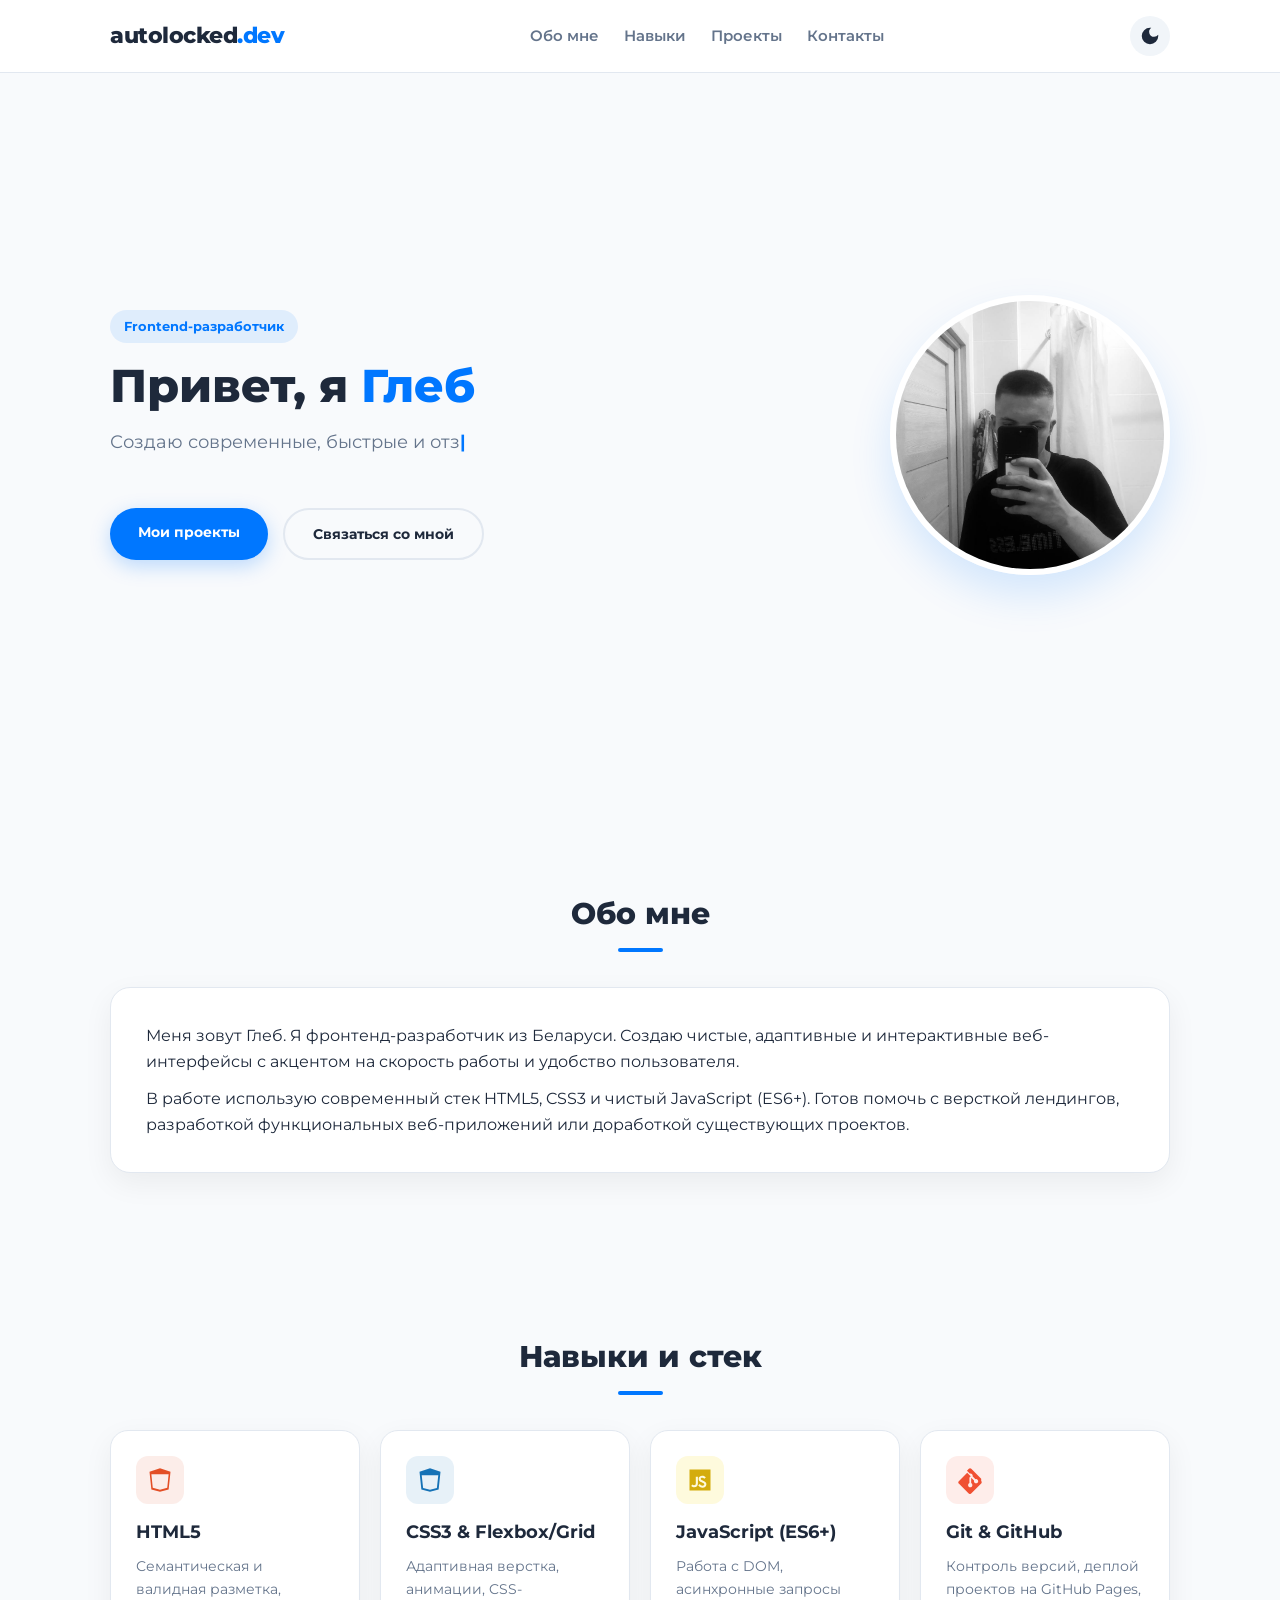
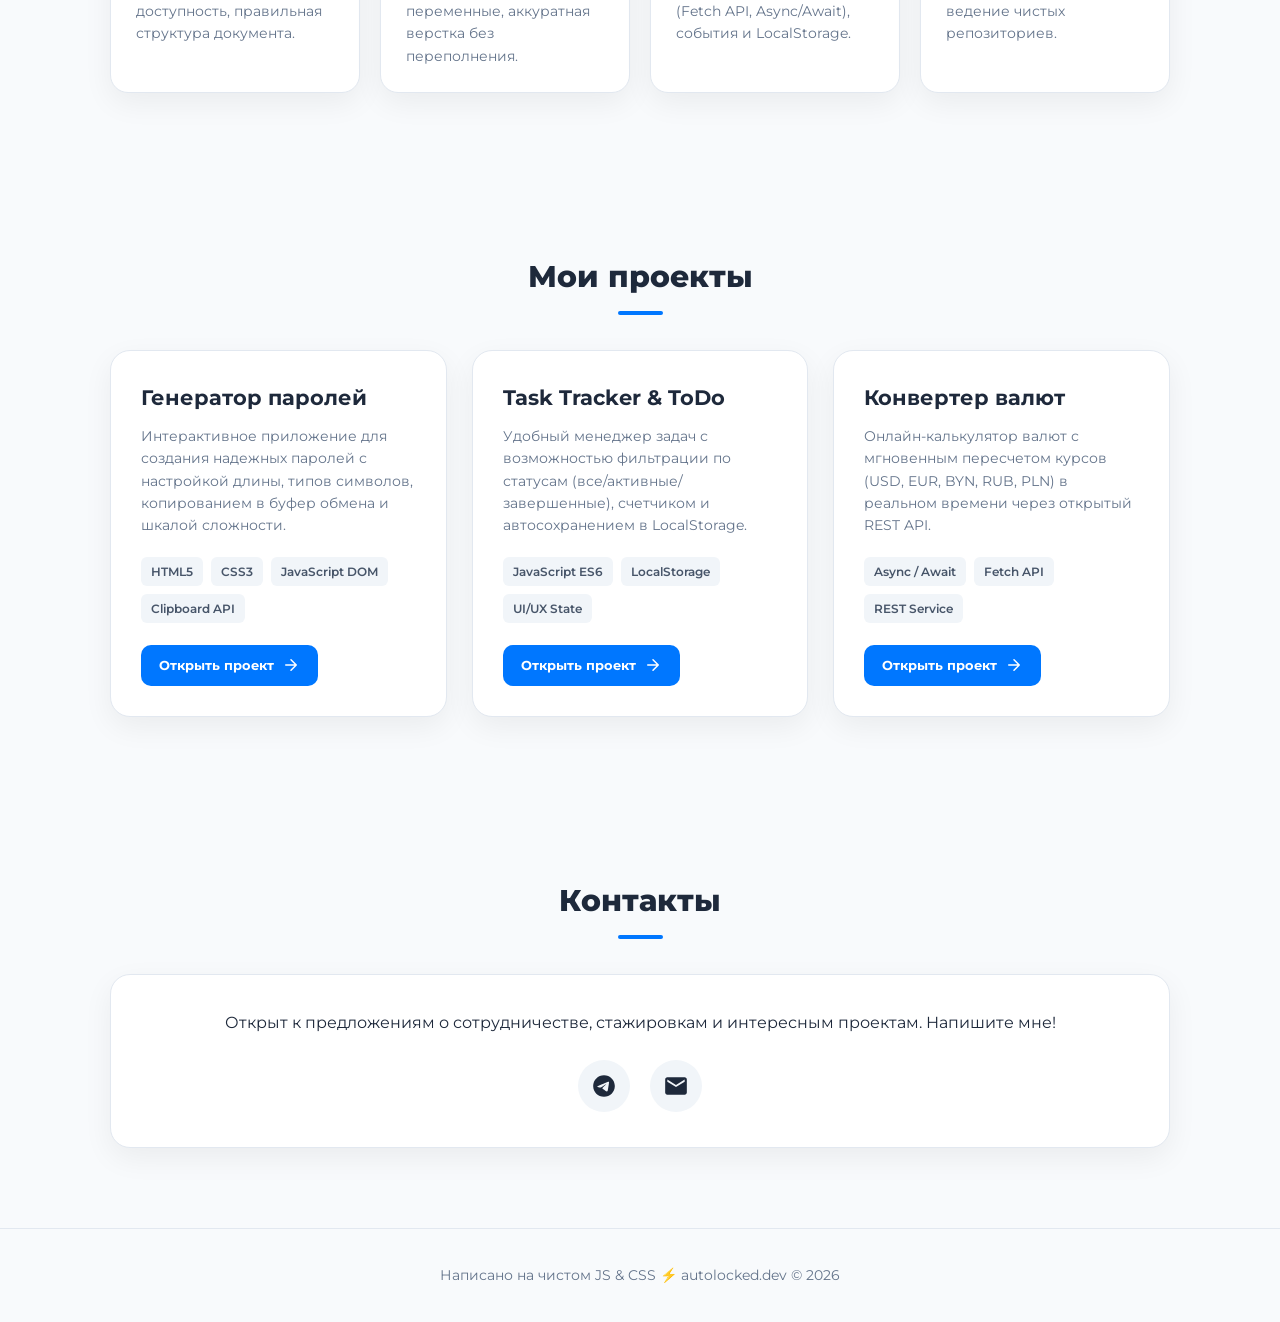
<file: index.html>
<!DOCTYPE html>
<html lang="ru">
<head>
    <meta charset="UTF-8">
    <meta name="viewport" content="width=device-width, initial-scale=1.0">
    <title>Глеб | Frontend-разработчик</title>
    <link rel="preconnect" href="https://fonts.googleapis.com">
    <link rel="preconnect" href="https://fonts.gstatic.com" crossorigin>
    <link href="https://fonts.googleapis.com/css2?family=Montserrat:wght@400;500;600;700;800&family=JetBrains+Mono:wght@500;700&display=swap" rel="stylesheet">
    <link rel="stylesheet" href="style.css?v=5">
</head>
<body>

    <!-- ШАПКА САЙТА -->
    <header id="header">
        <div class="container header-container">
            <a href="#" class="logo">autolocked<span>.dev</span></a>
            
            <nav class="nav-menu">
                <a href="#about" class="nav-link">Обо мне</a>
                <a href="#skills" class="nav-link">Навыки</a>
                <a href="#projects" class="nav-link">Проекты</a>
                <a href="#contacts" class="nav-link">Контакты</a>
            </nav>

            <button id="theme-toggle" class="theme-btn" title="Переключить тему" aria-label="Переключить тему">
                <svg id="moon-icon" viewBox="0 0 24 24" width="22" height="22" fill="currentColor">
                    <path d="M12 3a9 9 0 1 0 9 9c0-.46-.04-.92-.1-1.36a5.389 5.389 0 0 1-4.4 2.26 5.403 5.403 0 0 1-3.14-9.8c-.44-.06-.9-.1-1.36-.1z"/>
                </svg>
                <svg id="sun-icon" viewBox="0 0 24 24" width="22" height="22" fill="currentColor" style="display: none;">
                    <path d="M12 7c-2.76 0-5 2.24-5 5s2.24 5 5 5 5-2.24 5-5-2.24-5-5-5zM2 13h2c.55 0 1-.45 1-1s-.45-1-1-1H2c-.55 0-1 .45-1 1s.45 1 1 1zm18 0h2c.55 0 1-.45 1-1s-.45-1-1-1h-2c-.55 0-1 .45-1 1s.45 1 1 1zM11 2v2c0 .55.45 1 1 1s1-.45 1-1V2c0-.55-.45-1-1-1s-1 .45-1 1zm0 18v2c0 .55.45 1 1 1s1-.45 1-1v-2c0-.55-.45-1-1-1s-1 .45-1 1zM5.99 4.58a.996.996 0 0 0-1.41 0 .996.996 0 0 0 0 1.41l1.06 1.06c.39.39 1.03.39 1.41 0s.39-1.03 0-1.41L5.99 4.58zm12.37 12.37a.996.996 0 0 0-1.41 0 .996.996 0 0 0 0 1.41l1.06 1.06c.39.39 1.03.39 1.41 0a.996.996 0 0 0 0-1.41l-1.06-1.06zm1.06-10.96a.996.996 0 0 0 0-1.41.996.996 0 0 0-1.41 0l-1.06 1.06c-.39.39-.39 1.03 0 1.41s1.03.39 1.41 0l1.06-1.06zM7.05 18.36a.996.996 0 0 0 0-1.41.996.996 0 0 0 0-1.41l-1.06 1.06c-.39.39-.39 1.03 0 1.41s1.03.39 1.41 0l1.06-1.06z"/>
                </svg>
            </button>
        </div>
    </header>

    <!-- ГЛАВНЫЙ ЭКРАН (HERO) -->
    <section class="hero">
        <div class="container hero-content">
            <div class="hero-text">
                <span class="badge">Frontend-разработчик</span>
                <h1>Привет, я <span class="highlight">Глеб</span></h1>
                <p id="typewriter" class="typewriter-text"></p>
                <div class="hero-btns">
                    <a href="#projects" class="btn btn-primary">Мои проекты</a>
                    <a href="#contacts" class="btn btn-outline">Связаться со мной</a>
                </div>
            </div>
            <div class="hero-image">
                <img src="avatar.jpg" alt="Глеб — Frontend-разработчик" class="avatar-img" width="300" height="300">
            </div>
        </div>
    </section>

    <main class="container">
        
        <!-- СЕКЦИЯ: ОБО МНЕ -->
        <section id="about" class="section">
            <h2 class="section-title">Обо мне</h2>
            <div class="card">
                <p>Меня зовут Глеб. Я фронтенд-разработчик из Беларуси. Создаю чистые, адаптивные и интерактивные веб-интерфейсы с акцентом на скорость работы и удобство пользователя.</p>
                <p>В работе использую современный стек HTML5, CSS3 и чистый JavaScript (ES6+). Готов помочь с версткой лендингов, разработкой функциональных веб-приложений или доработкой существующих проектов.</p>
            </div>
        </section>

        <!-- СЕКЦИЯ: НАВЫКИ -->
        <section id="skills" class="section">
            <h2 class="section-title">Навыки и стек</h2>
            <div class="skills-grid">
                
                <div class="skill-card">
                    <div class="skill-icon html">
                        <svg viewBox="0 0 24 24" width="28" height="28" fill="currentColor">
                            <path d="M12 2L3 5l1.6 15.2L12 22l7.4-1.8L21 5 12 2zm6.2 16.7L12 20.3l-6.2-1.6L4.6 7h14.8l-1.2 11.7z"/>
                        </svg>
                    </div>
                    <h3>HTML5</h3>
                    <p>Семантическая и валидная разметка, доступность, правильная структура документа.</p>
                </div>

                <div class="skill-card">
                    <div class="skill-icon css">
                        <svg viewBox="0 0 24 24" width="28" height="28" fill="currentColor">
                            <path d="M12 2L3 5l1.6 15.2L12 22l7.4-1.8L21 5 12 2zm0 18.3l-5.9-1.5L4.9 8h14.2l-1.2 10.8-5.9 1.5z"/>
                        </svg>
                    </div>
                    <h3>CSS3 & Flexbox/Grid</h3>
                    <p>Адаптивная верстка, анимации, CSS-переменные, аккуратная верстка без переполнения.</p>
                </div>

                <div class="skill-card">
                    <div class="skill-icon js">
                        <svg viewBox="0 0 24 24" width="28" height="28" fill="currentColor">
                            <path d="M3 3h18v18H3V3zm14.5 12.8c0-1.6-.9-2.5-2.8-3.2l-.7-.3c-1-.4-1.4-.7-1.4-1.3 0-.6.5-1 1.3-1 .8 0 1.3.3 1.7.9l1.4-1c-.7-1.1-1.7-1.6-3.1-1.6-1.8 0-3.1 1.1-3.1 2.7 0 1.5.9 2.4 2.6 3l.7.3c1.1.4 1.6.8 1.6 1.4 0 .7-.6 1.2-1.5 1.2-1.1 0-1.8-.5-2.3-1.4l-1.4 1c.8 1.4 2 2.1 3.7 2.1 2.1 0 3.2-1.2 3.2-2.8zm-7.3-6.5h-1.8v5.5c0 1.2-.5 1.7-1.5 1.7-.6 0-1.1-.2-1.5-.6l-.9 1.2c.7.8 1.6 1.1 2.6 1.1 2 0 3.1-1.1 3.1-3.4V9.3z"/>
                        </svg>
                    </div>
                    <h3>JavaScript (ES6+)</h3>
                    <p>Работа с DOM, асинхронные запросы (Fetch API, Async/Await), события и LocalStorage.</p>
                </div>

                <div class="skill-card">
                    <div class="skill-icon git">
                        <svg viewBox="0 0 24 24" width="28" height="28" fill="currentColor">
                            <path d="M21.6 10.9L13.1 2.4c-.6-.6-1.5-.6-2.1 0L9.4 4 12 6.6c.6-.2 1.3-.1 1.8.4.5.5.6 1.2.4 1.8l2.5 2.5c.6-.2 1.3-.1 1.8.4.7.7.7 1.9 0 2.6-.7.7-1.9.7-2.6 0-.5-.5-.6-1.2-.4-1.8L13 10v4.6c.2.1.4.3.5.5.7.7.7 1.9 0 2.6-.7.7-1.9.7-2.6 0-.7-.7-.7-1.9 0-2.6.2-.2.4-.4.6-.5V9.9c.2-.1.4-.3.6-.5.2-.2.4-.4.5-.6L9.6 5.8 2.4 13c-.6.6-.6 1.5 0 2.1l8.5 8.5c.6.6 1.5.6 2.1 0l8.6-8.6c.6-.6.6-1.5 0-2.1z"/>
                        </svg>
                    </div>
                    <h3>Git & GitHub</h3>
                    <p>Контроль версий, деплой проектов на GitHub Pages, ведение чистых репозиториев.</p>
                </div>

            </div>
        </section>

        <!-- СЕКЦИЯ: ПРОЕКТЫ -->
        <section id="projects" class="section">
            <h2 class="section-title">Мои проекты</h2>
            <div class="projects-grid">
                
                <!-- Проект 1: Генератор паролей -->
                <div class="project-card">
                    <div class="project-content">
                        <h3>Генератор паролей</h3>
                        <p>Интерактивное приложение для создания надежных паролей с настройкой длины, типов символов, копированием в буфер обмена и шкалой сложности.</p>
                        
                        <div class="tech-stack">
                            <span class="tech-badge">HTML5</span>
                            <span class="tech-badge">CSS3</span>
                            <span class="tech-badge">JavaScript DOM</span>
                            <span class="tech-badge">Clipboard API</span>
                        </div>
                    </div>
                    
                    <a href="generator/index.html" class="project-btn">
                        <span>Открыть проект</span>
                        <svg viewBox="0 0 24 24" width="18" height="18" fill="none">
                            <path d="M5 12h14M12 5l7 7-7 7" stroke="currentColor" stroke-width="2" stroke-linecap="round" stroke-linejoin="round"/>
                        </svg>
                    </a>
                </div>

                <!-- Проект 2: Трекер задач -->
                <div class="project-card">
                    <div class="project-content">
                        <h3>Task Tracker & ToDo</h3>
                        <p>Удобный менеджер задач с возможностью фильтрации по статусам (все/активные/завершенные), счетчиком и автосохранением в LocalStorage.</p>
                        
                        <div class="tech-stack">
                            <span class="tech-badge">JavaScript ES6</span>
                            <span class="tech-badge">LocalStorage</span>
                            <span class="tech-badge">UI/UX State</span>
                        </div>
                    </div>
                    
                    <a href="todo/index.html" class="project-btn">
                        <span>Открыть проект</span>
                        <svg viewBox="0 0 24 24" width="18" height="18" fill="none">
                            <path d="M5 12h14M12 5l7 7-7 7" stroke="currentColor" stroke-width="2" stroke-linecap="round" stroke-linejoin="round"/>
                        </svg>
                    </a>
                </div>

                <!-- Проект 3: Конвертер валют -->
                <div class="project-card">
                    <div class="project-content">
                        <h3>Конвертер валют</h3>
                        <p>Онлайн-калькулятор валют с мгновенным пересчетом курсов (USD, EUR, BYN, RUB, PLN) в реальном времени через открытый REST API.</p>
                        
                        <div class="tech-stack">
                            <span class="tech-badge">Async / Await</span>
                            <span class="tech-badge">Fetch API</span>
                            <span class="tech-badge">REST Service</span>
                        </div>
                    </div>
                    
                    <a href="converter/index.html" class="project-btn">
                        <span>Открыть проект</span>
                        <svg viewBox="0 0 24 24" width="18" height="18" fill="none">
                            <path d="M5 12h14M12 5l7 7-7 7" stroke="currentColor" stroke-width="2" stroke-linecap="round" stroke-linejoin="round"/>
                        </svg>
                    </a>
                </div>

            </div>
        </section>

        <!-- СЕКЦИЯ: КОНТАКТЫ -->
        <section id="contacts" class="section">
            <h2 class="section-title">Контакты</h2>
            <div class="card text-center">
                <p class="contacts-desc">Открыт к предложениям о сотрудничестве, стажировкам и интересным проектам. Напишите мне!</p>
                <div class="social-links">
                    <a href="https://t.me/autolocked" target="_blank" rel="noopener noreferrer" class="social-btn tg" title="Написать в Telegram">
                        <svg viewBox="0 0 24 24" width="26" height="26" fill="currentColor">
                            <path d="M12 2C6.48 2 2 6.48 2 12s4.48 10 10 10 10-4.48 10-10S17.52 2 12 2zm4.64 6.8c-.15 1.58-.8 5.42-1.13 7.19-.14.75-.42 1-.68 1.03-.58.05-1.02-.38-1.58-.75-.88-.58-1.38-.94-2.23-1.5-.99-.65-.35-1.01.22-1.59.15-.15 2.71-2.48 2.76-2.69a.2.2 0 0 0-.05-.18c-.06-.05-.14-.03-.21-.02-.09.02-1.49.95-4.22 2.79-.4.27-.76.41-1.08.4-.36-.01-1.04-.2-1.55-.37-.63-.2-1.12-.31-1.08-.66.02-.18.27-.36.75-.55 2.92-1.27 4.86-2.11 5.83-2.51 2.78-1.16 3.35-1.36 3.73-1.36.08 0 .27.02.39.12.1.08.13.19.14.27-.01.06.01.24 0 .38z"/>
                        </svg>
                    </a>
                    
                    <a href="mailto:dev.autolocked@gmail.com" class="social-btn email" title="Написать на Email">
                        <svg viewBox="0 0 24 24" width="26" height="26" fill="currentColor">
                            <path d="M20 4H4c-1.1 0-1.99.9-1.99 2L2 18c0 1.1.9 2 2 2h16c1.1 0 2-.9 2-2V6c0-1.1-.9-2-2-2zm0 4l-8 5-8-5V6l8 5 8-5v2z"/>
                        </svg>
                    </a>
                </div>
            </div>
        </section>

    </main>

    <!-- ПОДВАЛ -->
    <footer>
        <div class="container">
            <p>Написано на чистом JS & CSS ⚡ autolocked.dev © 2026</p>
        </div>
    </footer>

    <!-- КНОПКА «НАВЕРХ» -->
    <button id="scrollTopBtn" class="scroll-top" title="Наверх" aria-label="Наверх">
        <svg viewBox="0 0 24 24" width="24" height="24" fill="currentColor">
            <path d="M4 12l1.41 1.41L11 7.83V20h2V7.83l5.58 5.59L20 12l-8-8-8 8z"/>
        </svg>
    </button>

    <!-- СКРИПТЫ СТРАНИЦЫ -->
    <script>
        document.addEventListener('DOMContentLoaded', () => {

            // 1. ТЕМА (DARK / LIGHT)
            const themeToggleBtn = document.getElementById('theme-toggle');
            const moonIcon = document.getElementById('moon-icon');
            const sunIcon = document.getElementById('sun-icon');
            const htmlElement = document.documentElement;

            const savedTheme = localStorage.getItem('theme');
            if (savedTheme === 'dark') {
                htmlElement.setAttribute('data-theme', 'dark');
                if (moonIcon) moonIcon.style.display = 'none';
                if (sunIcon) sunIcon.style.display = 'block';
            }

            if (themeToggleBtn) {
                themeToggleBtn.addEventListener('click', () => {
                    const currentTheme = htmlElement.getAttribute('data-theme');
                    if (currentTheme === 'dark') {
                        htmlElement.removeAttribute('data-theme');
                        localStorage.setItem('theme', 'light');
                        if (moonIcon) moonIcon.style.display = 'block';
                        if (sunIcon) sunIcon.style.display = 'none';
                    } else {
                        htmlElement.setAttribute('data-theme', 'dark');
                        localStorage.setItem('theme', 'dark');
                        if (moonIcon) moonIcon.style.display = 'none';
                        if (sunIcon) sunIcon.style.display = 'block';
                    }
                });
            }

            // 2. ЭФФЕКТ ПЕЧАТНОЙ МАШИНКИ
            const typewriterElement = document.getElementById('typewriter');
            const textToType = 'Создаю современные, быстрые и отзывчивые веб-сайты.';
            let charIndex = 0;

            function typeWriter() {
                if (typewriterElement && charIndex < textToType.length) {
                    typewriterElement.textContent += textToType.charAt(charIndex);
                    charIndex++;
                    setTimeout(typeWriter, 35);
                }
            }

            if (typewriterElement) {
                setTimeout(typeWriter, 400);
            }

            // 3. КНОПКА «НАВЕРХ» И ТЕНЬ ШАПКИ
            const header = document.getElementById('header');
            const scrollTopBtn = document.getElementById('scrollTopBtn');

            window.addEventListener('scroll', () => {
                if (window.scrollY > 40) {
                    header.classList.add('scrolled');
                } else {
                    header.classList.remove('scrolled');
                }

                if (window.scrollY > 350) {
                    scrollTopBtn.classList.add('show');
                } else {
                    scrollTopBtn.classList.remove('show');
                }
            });

            if (scrollTopBtn) {
                scrollTopBtn.addEventListener('click', () => {
                    window.scrollTo({ top: 0, behavior: 'smooth' });
                });
            }

            // 4. ПЛАВНОЕ ПОЯВЛЕНИЕ СЕКЦИЙ
            const sections = document.querySelectorAll('.section');
            const observer = new IntersectionObserver((entries) => {
                entries.forEach(entry => {
                    if (entry.isIntersecting) {
                        entry.target.classList.add('section-visible');
                    }
                });
            }, { threshold: 0.12 });

            sections.forEach(sec => observer.observe(sec));
        });
    </script>
</body>
</html>
</file>
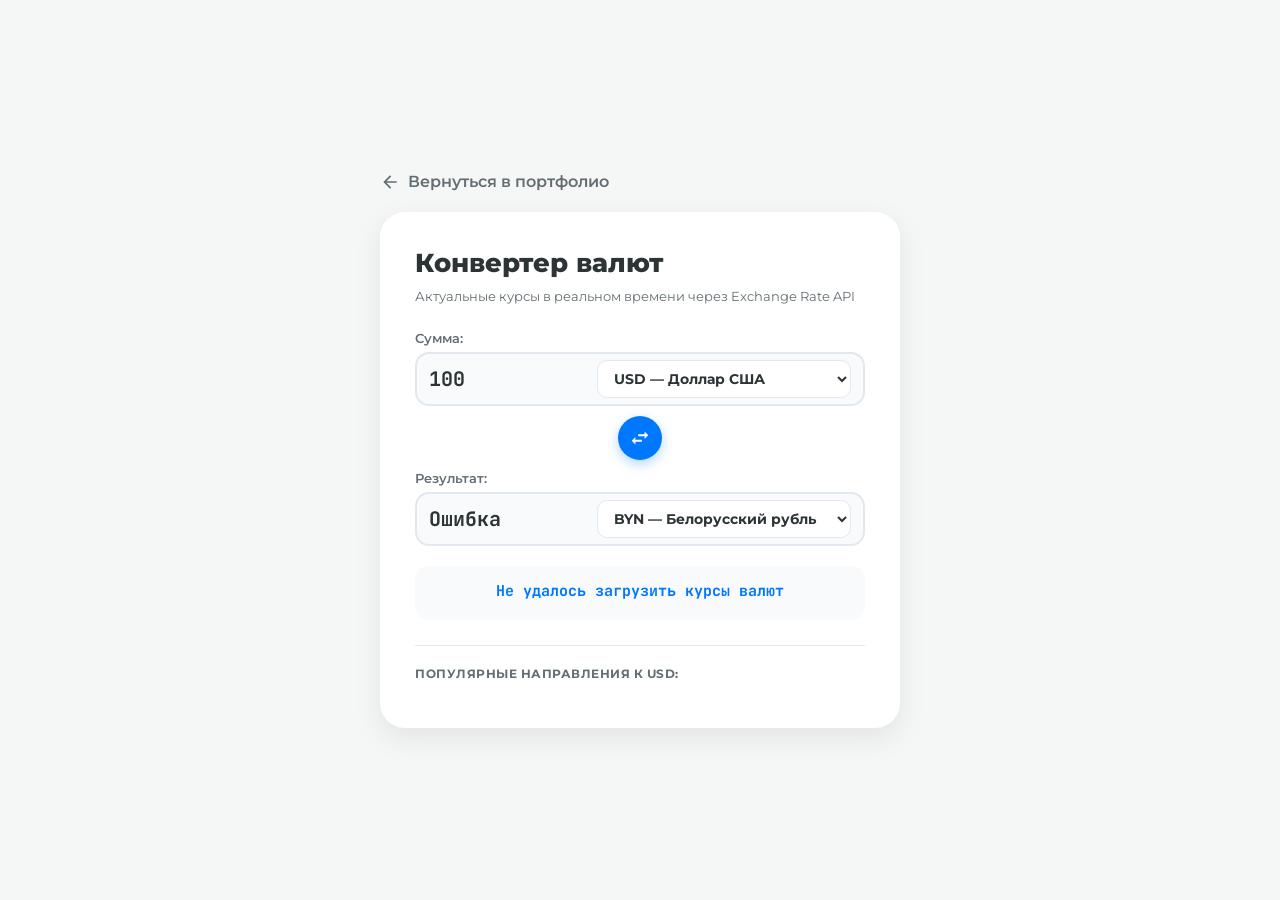
<file: converter/index.html>
<!DOCTYPE html>
<html lang="ru">
<head>
    <meta charset="UTF-8">
    <meta name="viewport" content="width=device-width, initial-scale=1.0">
    <title>Конвертер валют | autolocked.dev</title>
    <link rel="preconnect" href="https://fonts.googleapis.com">
    <link rel="preconnect" href="https://fonts.gstatic.com" crossorigin>
    <link href="https://fonts.googleapis.com/css2?family=Montserrat:wght@400;600;700;800&family=JetBrains+Mono:wght@600;700&display=swap" rel="stylesheet">
    <link rel="stylesheet" href="style.css">
</head>
<body>

    <div class="container">
        <a href="../index.html" class="back-link">
            <svg viewBox="0 0 24 24" width="20" height="20" fill="currentColor">
                <path d="M20 11H7.83l5.59-5.59L12 4l-8 8 8 8 1.41-1.41L7.83 13H20v-2z"/>
            </svg>
            Вернуться в портфолио
        </a>

        <div class="converter-card">
            <div class="card-header">
                <h1 class="title">Конвертер валют</h1>
                <p class="subtitle">Актуальные курсы в реальном времени через Exchange Rate API</p>
            </div>

            <div class="converter-body">
                <!-- Поле "У меня есть" -->
                <div class="input-block">
                    <label for="amountInput">Сумма:</label>
                    <div class="field-row">
                        <input type="number" id="amountInput" value="100" min="0" step="any" placeholder="0.00">
                        <select id="fromCurrency" class="currency-select"></select>
                    </div>
                </div>

                <!-- Кнопка смены валют местами -->
                <button id="swapBtn" class="swap-btn" title="Поменять местами">
                    <svg viewBox="0 0 24 24" width="22" height="22" fill="currentColor">
                        <path d="M6.99 11L3 15l3.99 4v-3H14v-2H6.99v-3zM21 9l-3.99-4v3H10v2h7.01v3L21 9z"/>
                    </svg>
                </button>

                <!-- Поле "Я получу" -->
                <div class="input-block">
                    <label for="resultOutput">Результат:</label>
                    <div class="field-row">
                        <input type="text" id="resultOutput" readonly placeholder="Загрузка...">
                        <select id="toCurrency" class="currency-select"></select>
                    </div>
                </div>
            </div>

            <!-- Индикатор курса и даты -->
            <div class="rate-info">
                <div id="rateText" class="rate-text">Загрузка актуального курса...</div>
                <div id="lastUpdated" class="updated-text"></div>
            </div>

            <!-- Быстрые популярные курсы -->
            <div class="popular-rates">
                <div class="popular-title">Популярные направления к USD:</div>
                <div class="popular-grid" id="popularGrid"></div>
            </div>
        </div>
    </div>

    <script src="script.js"></script>
</body>
</html>
</file>
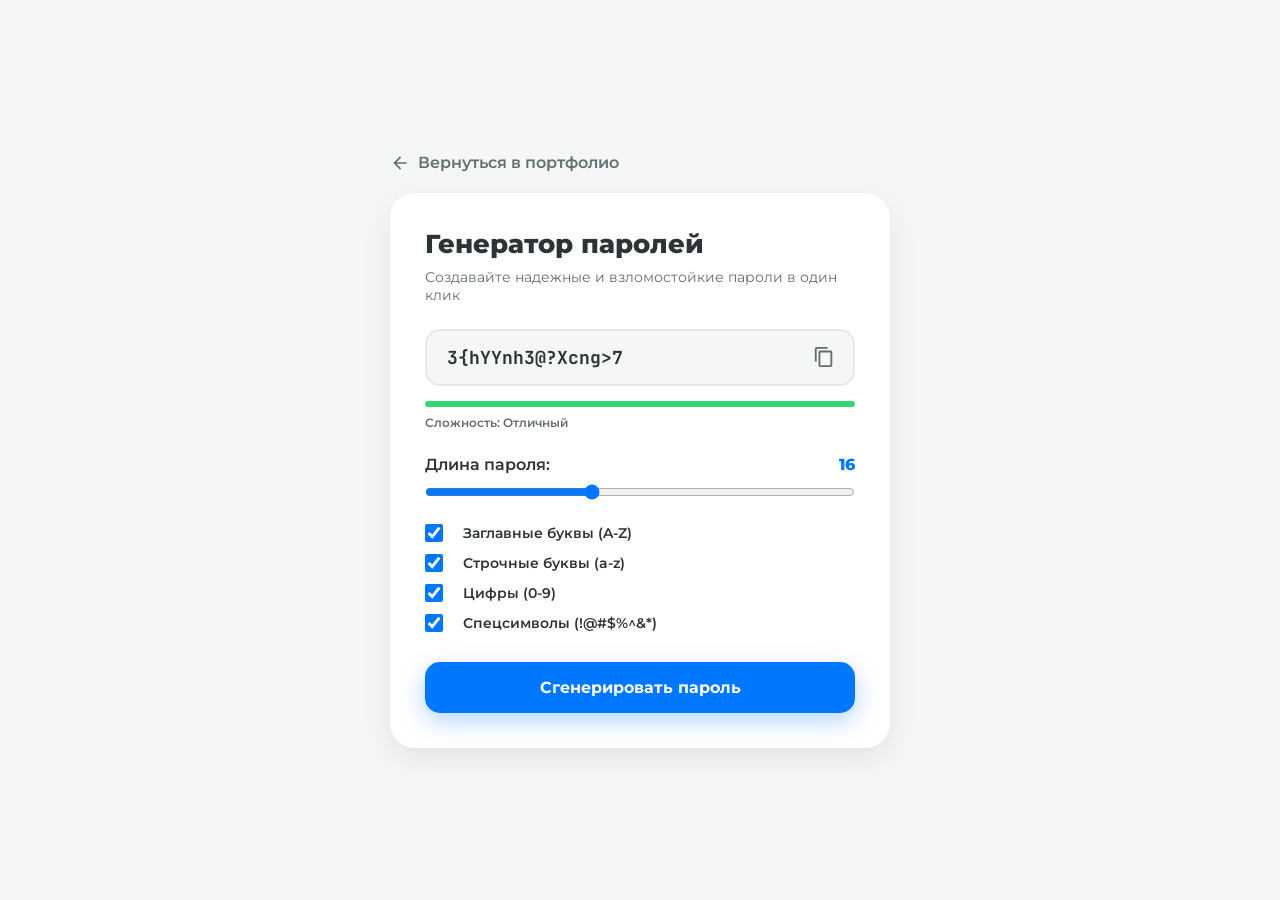
<file: generator/index.html>
<!DOCTYPE html>
<html lang="ru">
<head>
  <meta charset="UTF-8">
  <meta name="viewport" content="width=device-width, initial-scale=1.0">
  <title>Генератор паролей | Проект Глеба</title>
  <link rel="preconnect" href="https://fonts.googleapis.com">
  <link rel="preconnect" href="https://fonts.gstatic.com" crossorigin>
  <link href="https://fonts.googleapis.com/css2?family=Montserrat:wght@400;600;700;800&family=JetBrains+Mono:wght@500;700&display=swap" rel="stylesheet">
  <link rel="stylesheet" href="style.css">
</head>
<body>

  <div class="container">
    <a href="../index.html" class="back-link">
      <svg viewBox="0 0 24 24" width="20" height="20" fill="currentColor">
        <path d="M20 11H7.83l5.59-5.59L12 4l-8 8 8 8 1.41-1.41L7.83 13H20v-2z"/>
      </svg>
      Вернуться в портфолио
    </a>

    <div class="generator-card">
      <h1 class="title">Генератор паролей</h1>
      <p class="subtitle">Создавайте надежные и взломостойкие пароли в один клик</p>

      <!-- Поле с готовым паролем -->
      <div class="output-group">
        <input type="text" id="passwordOutput" readonly placeholder="Нажмите «Сгенерировать»">
        <button id="copyBtn" class="copy-btn" title="Скопировать">
          <svg viewBox="0 0 24 24" width="22" height="22" fill="currentColor">
            <path d="M16 1H4c-1.1 0-2 .9-2 2v14h2V3h12V1zm3 4H8c-1.1 0-2 .9-2 2v14c0 1.1.9 2 2 2h11c1.1 0 2-.9 2-2V7c0-1.1-.9-2-2-2zm0 16H8V7h11v14z"/>
          </svg>
        </button>
      </div>

      <!-- Индикатор сложности -->
      <div class="strength-meter">
        <div class="strength-bar" id="strengthBar"></div>
      </div>
      <div class="strength-text" id="strengthText">Сложность: —</div>

      <!-- Настройки генерации -->
      <div class="settings">
        <div class="setting-item">
          <div class="length-header">
            <label for="lengthSlider">Длина пароля:</label>
            <span id="lengthValue">16</span>
          </div>
          <input type="range" id="lengthSlider" min="6" max="32" value="16">
        </div>

        <div class="checkbox-group">
          <label class="custom-checkbox">
            <input type="checkbox" id="uppercase" checked>
            <span class="checkmark"></span>
            Заглавные буквы (A-Z)
          </label>

          <label class="custom-checkbox">
            <input type="checkbox" id="lowercase" checked>
            <span class="checkmark"></span>
            Строчные буквы (a-z)
          </label>

          <label class="custom-checkbox">
            <input type="checkbox" id="numbers" checked>
            <span class="checkmark"></span>
            Цифры (0-9)
          </label>

          <label class="custom-checkbox">
            <input type="checkbox" id="symbols" checked>
            <span class="checkmark"></span>
            Спецсимволы (!@#$%^&*)
          </label>
        </div>
      </div>

      <!-- Кнопка действия -->
      <button id="generateBtn" class="btn-generate">
        Сгенерировать пароль
      </button>

      <!-- Всплывающее уведомление о копировании -->
      <div id="toast" class="toast">Пароль скопирован в буфер!</div>
    </div>
  </div>

  <script src="script.js"></script>
</body>
</html>
</file>
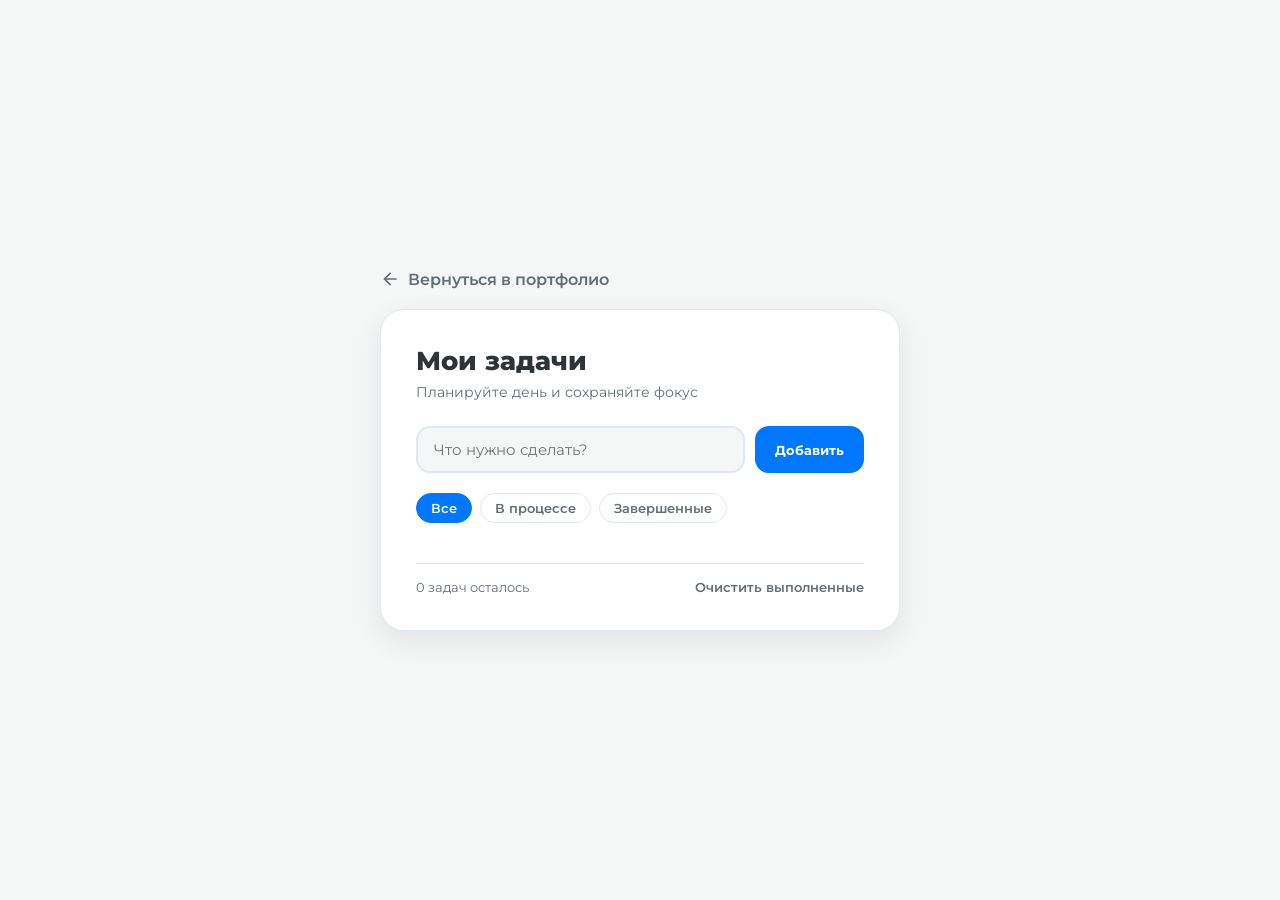
<file: todo/index.html>
<!DOCTYPE html>
<html lang="ru">
<head>
    <meta charset="UTF-8">
    <meta name="viewport" content="width=device-width, initial-scale=1.0">
    <title>Трекер задач | autolocked</title>
    <link rel="preconnect" href="https://fonts.googleapis.com">
    <link rel="preconnect" href="https://fonts.gstatic.com" crossorigin>
    <link href="https://fonts.googleapis.com/css2?family=Montserrat:wght@400;600;700;800&display=swap" rel="stylesheet">
    <link rel="stylesheet" href="style.css">
</head>
<body>

    <div class="container">
        <a href="../index.html" class="back-link">
            <svg viewBox="0 0 24 24" width="20" height="20" fill="currentColor">
                <path d="M20 11H7.83l5.59-5.59L12 4l-8 8 8 8 1.41-1.41L7.83 13H20v-2z"/>
            </svg>
            Вернуться в портфолио
        </a>

        <div class="todo-card">
            <header class="todo-header">
                <h1>Мои задачи</h1>
                <p class="subtitle">Планируйте день и сохраняйте фокус</p>
            </header>

            <form id="todoForm" class="todo-input-group">
                <input type="text" id="taskInput" placeholder="Что нужно сделать?" autocomplete="off" required>
                <button type="submit" class="btn-add">Добавить</button>
            </form>

            <div class="filters">
                <button class="filter-btn active" data-filter="all">Все</button>
                <button class="filter-btn" data-filter="active">В процессе</button>
                <button class="filter-btn" data-filter="completed">Завершенные</button>
            </div>

            <ul id="taskList" class="task-list"></ul>

            <footer class="todo-footer">
                <span id="itemsLeft">0 задач осталось</span>
                <button id="clearCompletedBtn" class="btn-clear">Очистить выполненные</button>
            </footer>
        </div>
    </div>

    <script src="script.js"></script>
</body>
</html>
</file>
<file: style.css>
/* ==========================================================================
   ПЕРЕМЕННЫЕ И ТЕМЫ
   ========================================================================== */
:root {
    --bg-color: #f8fafc;
    --text-color: #1e293b;
    --text-muted: #64748b;
    --primary-color: #0077ff;
    --primary-hover: #005fcc;
    --card-bg: #ffffff;
    --header-bg: rgba(255, 255, 255, 0.9);
    --border-color: #e2e8f0;
    --badge-bg: #f1f5f9;
    --badge-text: #475569;
    --shadow-sm: 0 4px 12px rgba(0, 0, 0, 0.04);
    --shadow-md: 0 10px 30px rgba(0, 0, 0, 0.06);
    --shadow-lg: 0 20px 40px rgba(0, 119, 255, 0.15);
}

[data-theme="dark"] {
    --bg-color: #0f172a;
    --text-color: #f1f5f9;
    --text-muted: #94a3b8;
    --primary-color: #38bdf8;
    --primary-hover: #0ea5e9;
    --card-bg: #1e293b;
    --header-bg: rgba(15, 23, 42, 0.9);
    --border-color: #334155;
    --badge-bg: #334155;
    --badge-text: #cbd5e1;
    --shadow-sm: 0 4px 12px rgba(0, 0, 0, 0.3);
    --shadow-md: 0 10px 30px rgba(0, 0, 0, 0.4);
    --shadow-lg: 0 20px 40px rgba(0, 0, 0, 0.6);
}

/* ==========================================================================
   БАЗОВЫЕ СТИЛИ (ЗАЩИТА ОТ ГОРИЗОНТАЛЬНОГО СКРОЛЛА)
   ========================================================================== */
*, *::before, *::after {
    margin: 0;
    padding: 0;
    box-sizing: border-box;
}

html {
    scroll-behavior: smooth;
    overflow-x: hidden;
    width: 100%;
}

body {
    font-family: 'Montserrat', sans-serif;
    background-color: var(--bg-color);
    color: var(--text-color);
    line-height: 1.6;
    transition: background-color 0.3s ease, color 0.3s ease;
    overflow-x: hidden;
    width: 100%;
}

img, svg {
    max-width: 100%;
    display: block;
}

.container {
    width: 100%;
    max-width: 1100px;
    margin: 0 auto;
    padding: 0 20px;
}

/* ==========================================================================
   ШАПКА (HEADER)
   ========================================================================== */
#header {
    position: fixed;
    top: 0;
    left: 0;
    width: 100%;
    z-index: 1000;
    background: var(--header-bg);
    backdrop-filter: blur(10px);
    border-bottom: 1px solid var(--border-color);
    transition: all 0.3s ease;
}

#header.scrolled {
    box-shadow: var(--shadow-sm);
}

.header-container {
    display: flex;
    justify-content: space-between;
    align-items: center;
    padding: 16px 20px;
}

.logo {
    font-size: 22px;
    font-weight: 800;
    color: var(--text-color);
    text-decoration: none;
    letter-spacing: -0.5px;
}

.logo span {
    color: var(--primary-color);
}

.nav-menu {
    display: flex;
    gap: 25px;
}

.nav-link {
    text-decoration: none;
    color: var(--text-muted);
    font-weight: 600;
    font-size: 15px;
    transition: color 0.2s ease;
}

.nav-link:hover {
    color: var(--primary-color);
}

.theme-btn {
    background: var(--badge-bg);
    border: none;
    color: var(--text-color);
    width: 40px;
    height: 40px;
    border-radius: 50%;
    display: flex;
    align-items: center;
    justify-content: center;
    cursor: pointer;
    transition: background 0.3s ease, transform 0.2s ease;
}

.theme-btn:hover {
    transform: rotate(15deg);
}

/* ==========================================================================
   HERO ЭКРАН
   ========================================================================== */
.hero {
    min-height: 90vh;
    display: flex;
    align-items: center;
    padding-top: 100px;
    padding-bottom: 40px;
}

.hero-content {
    display: flex;
    align-items: center;
    justify-content: space-between;
    gap: 50px;
}

.hero-text {
    flex: 1;
}

.badge {
    display: inline-block;
    background: rgba(0, 119, 255, 0.1);
    color: var(--primary-color);
    padding: 6px 14px;
    border-radius: 20px;
    font-size: 13px;
    font-weight: 700;
    margin-bottom: 15px;
}

.hero-text h1 {
    font-size: 46px;
    font-weight: 800;
    line-height: 1.2;
    margin-bottom: 15px;
}

.hero-text .highlight {
    color: var(--primary-color);
}

.typewriter-text {
    font-size: 18px;
    color: var(--text-muted);
    min-height: 55px;
    margin-bottom: 25px;
    max-width: 480px;
}

.typewriter-text::after {
    content: '|';
    color: var(--primary-color);
    animation: blink 0.8s infinite;
    font-weight: 700;
}

@keyframes blink {
    0%, 100% { opacity: 1; }
    50% { opacity: 0; }
}

.hero-btns {
    display: flex;
    gap: 15px;
    flex-wrap: wrap;
}

.btn {
    display: inline-block;
    padding: 13px 28px;
    border-radius: 50px;
    font-weight: 700;
    font-size: 14px;
    text-decoration: none;
    transition: transform 0.2s, box-shadow 0.2s, background-color 0.2s;
    cursor: pointer;
}

.btn-primary {
    background: var(--primary-color);
    color: #ffffff;
    box-shadow: 0 6px 20px rgba(0, 119, 255, 0.25);
}

.btn-primary:hover {
    background: var(--primary-hover);
    transform: translateY(-2px);
    box-shadow: 0 10px 25px rgba(0, 119, 255, 0.35);
}

.btn-outline {
    border: 2px solid var(--border-color);
    color: var(--text-color);
    background: transparent;
}

.btn-outline:hover {
    border-color: var(--primary-color);
    color: var(--primary-color);
    transform: translateY(-2px);
}

.hero-image {
    flex-shrink: 0;
}

.avatar-img {
    width: 280px;
    height: 280px;
    border-radius: 50%;
    object-fit: cover;
    border: 6px solid var(--card-bg);
    box-shadow: var(--shadow-lg);
    animation: float 6s ease-in-out infinite;
}

@keyframes float {
    0% { transform: translateY(0px); }
    50% { transform: translateY(-10px); }
    100% { transform: translateY(0px); }
}

/* ==========================================================================
   СЕКЦИИ И КАРТОЧКИ
   ========================================================================== */
.section {
    padding: 80px 0;
    opacity: 0;
    transform: translateY(20px);
    transition: opacity 0.6s ease, transform 0.6s ease;
}

.section.section-visible {
    opacity: 1;
    transform: translateY(0);
}

.section-title {
    font-size: 30px;
    font-weight: 800;
    margin-bottom: 35px;
    text-align: center;
    position: relative;
}

.section-title::after {
    content: '';
    display: block;
    width: 45px;
    height: 4px;
    background: var(--primary-color);
    margin: 10px auto 0;
    border-radius: 2px;
}

.card {
    background: var(--card-bg);
    padding: 35px;
    border-radius: 20px;
    box-shadow: var(--shadow-md);
    border: 1px solid var(--border-color);
}

.card p {
    margin-bottom: 12px;
    color: var(--text-color);
    font-size: 16px;
}

.card p:last-child {
    margin-bottom: 0;
}

/* ==========================================================================
   СЕКЦИЯ НАВЫКОВ
   ========================================================================== */
.skills-grid {
    display: grid;
    grid-template-columns: repeat(auto-fit, minmax(240px, 1fr));
    gap: 20px;
}

.skill-card {
    background: var(--card-bg);
    padding: 25px;
    border-radius: 18px;
    box-shadow: var(--shadow-md);
    border: 1px solid var(--border-color);
    transition: transform 0.3s ease;
}

.skill-card:hover {
    transform: translateY(-4px);
}

.skill-icon {
    width: 48px;
    height: 48px;
    border-radius: 12px;
    display: flex;
    align-items: center;
    justify-content: center;
    margin-bottom: 14px;
}

.skill-icon.html { background: rgba(227, 79, 38, 0.1); color: #e34f26; }
.skill-icon.css  { background: rgba(21, 114, 182, 0.1); color: #1572b6; }
.skill-icon.js   { background: rgba(247, 223, 30, 0.15); color: #d4ac0d; }
.skill-icon.git  { background: rgba(240, 80, 50, 0.1); color: #f05032; }

.skill-card h3 {
    font-size: 18px;
    font-weight: 700;
    margin-bottom: 8px;
}

.skill-card p {
    font-size: 14px;
    color: var(--text-muted);
}

/* ==========================================================================
   СЕКЦИЯ ПРОЕКТОВ
   ========================================================================== */
.projects-grid {
    display: grid;
    grid-template-columns: repeat(auto-fit, minmax(300px, 1fr));
    gap: 25px;
}

.project-card {
    background: var(--card-bg);
    padding: 30px;
    border-radius: 20px;
    border: 1px solid var(--border-color);
    box-shadow: var(--shadow-md);
    display: flex;
    flex-direction: column;
    justify-content: space-between;
    transition: transform 0.3s ease, box-shadow 0.3s ease;
}

.project-card:hover {
    transform: translateY(-5px);
    box-shadow: var(--shadow-lg);
}

.project-content h3 {
    font-size: 21px;
    font-weight: 700;
    margin-bottom: 10px;
    color: var(--text-color);
}

.project-content p {
    color: var(--text-muted);
    font-size: 14px;
    line-height: 1.6;
    margin-bottom: 20px;
}

.tech-stack {
    display: flex;
    flex-wrap: wrap;
    gap: 8px;
    margin-bottom: 22px;
}

.tech-badge {
    background: var(--badge-bg);
    color: var(--badge-text);
    font-size: 12px;
    font-weight: 600;
    padding: 5px 10px;
    border-radius: 6px;
    cursor: default;
    user-select: none;
}

.project-btn {
    display: inline-flex;
    align-items: center;
    gap: 8px;
    background: var(--primary-color);
    color: #ffffff;
    text-decoration: none;
    font-size: 13px;
    font-weight: 700;
    padding: 10px 18px;
    border-radius: 10px;
    align-self: flex-start;
    transition: background-color 0.2s ease, transform 0.2s ease;
}

.project-btn svg {
    transition: transform 0.2s ease;
}

.project-btn:hover {
    background: var(--primary-hover);
}

.project-btn:hover svg {
    transform: translateX(4px);
}

/* ==========================================================================
   КОНТАКТЫ И ПОДВАЛ
   ========================================================================== */
.text-center {
    text-align: center;
}

.contacts-desc {
    color: var(--text-muted);
    font-size: 16px;
    margin-bottom: 25px !important;
}

.social-links {
    display: flex;
    justify-content: center;
    gap: 20px;
}

.social-btn {
    display: flex;
    align-items: center;
    justify-content: center;
    width: 52px;
    height: 52px;
    border-radius: 50%;
    background: var(--badge-bg);
    color: var(--text-color);
    text-decoration: none;
    transition: transform 0.2s ease, background 0.2s ease, color 0.2s ease;
}

.social-btn:hover {
    transform: translateY(-4px);
    background: var(--primary-color);
    color: #ffffff;
}

footer {
    padding: 35px 0;
    text-align: center;
    color: var(--text-muted);
    font-size: 14px;
    border-top: 1px solid var(--border-color);
}

.scroll-top {
    position: fixed;
    bottom: 25px;
    right: 25px;
    width: 46px;
    height: 46px;
    background: var(--primary-color);
    color: #ffffff;
    border: none;
    border-radius: 50%;
    display: flex;
    align-items: center;
    justify-content: center;
    cursor: pointer;
    box-shadow: var(--shadow-md);
    opacity: 0;
    visibility: hidden;
    transform: scale(0.8);
    transition: all 0.3s ease;
    z-index: 999;
}

.scroll-top.show {
    opacity: 1;
    visibility: visible;
    transform: scale(1);
}

.scroll-top:hover {
    background: var(--primary-hover);
    transform: translateY(-3px);
}

/* ==========================================================================
   АДАПТИВНОСТЬ ДЛЯ СМАРТФОНОВ
   ========================================================================== */
@media (max-width: 820px) {
    .hero-content {
        flex-direction: column-reverse;
        text-align: center;
        gap: 30px;
    }

    .hero-text h1 {
        font-size: 34px;
    }

    .typewriter-text {
        margin: 0 auto 25px auto;
    }

    .avatar-img {
        width: 200px;
        height: 200px;
    }

    .hero-btns {
        justify-content: center;
    }

    .nav-menu {
        display: none;
    }
}
</file>
<file: converter/style.css>
:root {
    --bg-color: #f4f7f6;
    --text-color: #2d3436;
    --primary-color: #0077ff;
    --card-bg: #ffffff;
    --shadow: 0 10px 30px rgba(0, 0, 0, 0.08);
    --text-muted: #636e72;
    --border-color: #e2e8f0;
    --input-bg: #f8fafc;
    --badge-bg: #edf2f7;
}

@media (prefers-color-scheme: dark) {
    :root {
        --bg-color: #121212;
        --text-color: #e0e0e0;
        --primary-color: #4fc3f7;
        --card-bg: #1e1e1e;
        --shadow: 0 10px 30px rgba(0, 0, 0, 0.5);
        --text-muted: #a0a0a0;
        --border-color: #2d3748;
        --input-bg: #2d3748;
        --badge-bg: #2d3748;
    }
}

* {
    margin: 0;
    padding: 0;
    box-sizing: border-box;
    font-family: 'Montserrat', sans-serif;
}

body {
    background-color: var(--bg-color);
    color: var(--text-color);
    min-height: 100vh;
    display: flex;
    align-items: center;
    justify-content: center;
    padding: 20px;
}

.container {
    width: 100%;
    max-width: 520px;
}

.back-link {
    display: inline-flex;
    align-items: center;
    gap: 8px;
    color: var(--text-muted);
    text-decoration: none;
    font-weight: 600;
    margin-bottom: 20px;
    transition: color 0.3s;
}

.back-link:hover {
    color: var(--primary-color);
}

.converter-card {
    background: var(--card-bg);
    padding: 35px;
    border-radius: 25px;
    box-shadow: var(--shadow);
}

.title {
    font-size: 26px;
    font-weight: 800;
    margin-bottom: 8px;
}

.subtitle {
    color: var(--text-muted);
    font-size: 13px;
    margin-bottom: 25px;
    line-height: 1.4;
}

.converter-body {
    display: flex;
    flex-direction: column;
    gap: 15px;
    position: relative;
}

.input-block label {
    display: block;
    font-size: 13px;
    font-weight: 600;
    color: var(--text-muted);
    margin-bottom: 6px;
}

.field-row {
    display: flex;
    gap: 10px;
    background: var(--input-bg);
    border: 2px solid var(--border-color);
    border-radius: 14px;
    padding: 6px 12px;
    transition: border-color 0.2s;
}

.field-row:focus-within {
    border-color: var(--primary-color);
}

.field-row input {
    flex: 1;
    background: none;
    border: none;
    outline: none;
    font-family: 'JetBrains Mono', monospace;
    font-size: 20px;
    font-weight: 700;
    color: var(--text-color);
    min-width: 0;
}

.currency-select {
    background: var(--card-bg);
    color: var(--text-color);
    border: 1px solid var(--border-color);
    border-radius: 10px;
    padding: 8px 12px;
    font-size: 14px;
    font-weight: 700;
    cursor: pointer;
    outline: none;
}

/* Кнопка смены валют */
.swap-btn {
    align-self: center;
    background: var(--primary-color);
    color: white;
    border: none;
    width: 44px;
    height: 44px;
    border-radius: 50%;
    cursor: pointer;
    display: flex;
    align-items: center;
    justify-content: center;
    box-shadow: 0 4px 12px rgba(0, 119, 255, 0.3);
    transition: transform 0.3s ease, background-color 0.2s;
    margin: -5px 0;
    z-index: 2;
}

.swap-btn:hover {
    transform: rotate(180deg) scale(1.08);
}

.rate-info {
    margin-top: 20px;
    padding: 15px;
    background: var(--input-bg);
    border-radius: 14px;
    text-align: center;
}

.rate-text {
    font-family: 'JetBrains Mono', monospace;
    font-size: 15px;
    font-weight: 700;
    color: var(--primary-color);
    margin-bottom: 4px;
}

.updated-text {
    font-size: 11px;
    color: var(--text-muted);
}

/* Виджет популярных курсов */
.popular-rates {
    margin-top: 25px;
    padding-top: 20px;
    border-top: 1px solid var(--border-color);
}

.popular-title {
    font-size: 12px;
    font-weight: 700;
    text-transform: uppercase;
    letter-spacing: 0.5px;
    color: var(--text-muted);
    margin-bottom: 12px;
}

.popular-grid {
    display: grid;
    grid-template-columns: repeat(auto-fit, minmax(100px, 1fr));
    gap: 8px;
}

.popular-item {
    background: var(--badge-bg);
    padding: 8px;
    border-radius: 10px;
    text-align: center;
}

.popular-item .code {
    font-size: 11px;
    font-weight: 700;
    color: var(--text-muted);
}

.popular-item .val {
    font-family: 'JetBrains Mono', monospace;
    font-size: 13px;
    font-weight: 700;
    margin-top: 2px;
}
</file>
<file: generator/style.css>
:root {
  --bg-color: #f4f7f6;
  --text-color: #2d3436;
  --primary-color: #0077ff;
  --card-bg: #ffffff;
  --shadow: 0 10px 30px rgba(0, 0, 0, 0.08);
  --text-muted: #636e72;
  --border-color: #e2e8f0;
}

@media (prefers-color-scheme: dark) {
  :root {
    --bg-color: #121212;
    --text-color: #e0e0e0;
    --primary-color: #4fc3f7;
    --card-bg: #1e1e1e;
    --shadow: 0 10px 30px rgba(0, 0, 0, 0.5);
    --text-muted: #a0a0a0;
    --border-color: #2d3748;
  }
}

* {
  margin: 0;
  padding: 0;
  box-sizing: border-box;
  font-family: 'Montserrat', sans-serif;
}

body {
  background-color: var(--bg-color);
  color: var(--text-color);
  min-height: 100vh;
  display: flex;
  align-items: center;
  justify-content: center;
  padding: 20px;
}

.container {
  width: 100%;
  max-width: 500px;
}

.back-link {
  display: inline-flex;
  align-items: center;
  gap: 8px;
  color: var(--text-muted);
  text-decoration: none;
  font-weight: 600;
  margin-bottom: 20px;
  transition: color 0.3s;
}

.back-link:hover {
  color: var(--primary-color);
}

.generator-card {
  background: var(--card-bg);
  padding: 35px;
  border-radius: 25px;
  box-shadow: var(--shadow);
  position: relative;
}

.title {
  font-size: 26px;
  font-weight: 800;
  margin-bottom: 8px;
}

.subtitle {
  color: var(--text-muted);
  font-size: 14px;
  margin-bottom: 25px;
}

/* Поле вывода */
.output-group {
  display: flex;
  align-items: center;
  background: var(--bg-color);
  border: 2px solid var(--border-color);
  border-radius: 15px;
  padding: 5px 10px;
  margin-bottom: 15px;
  transition: border-color 0.3s;
}

.output-group:focus-within {
  border-color: var(--primary-color);
}

.output-group input {
  flex: 1;
  background: none;
  border: none;
  outline: none;
  font-family: 'JetBrains Mono', monospace;
  font-size: 18px;
  font-weight: 700;
  color: var(--text-color);
  padding: 10px;
}

.copy-btn {
  background: none;
  border: none;
  color: var(--text-muted);
  cursor: pointer;
  padding: 8px;
  border-radius: 8px;
  display: flex;
  align-items: center;
  justify-content: center;
  transition: color 0.2s, background-color 0.2s;
}

.copy-btn:hover {
  color: var(--primary-color);
  background: rgba(0, 119, 255, 0.1);
}

/* Индикатор сложности */
.strength-meter {
  height: 6px;
  background: var(--border-color);
  border-radius: 3px;
  overflow: hidden;
  margin-bottom: 8px;
}

.strength-bar {
  height: 100%;
  width: 0;
  transition: width 0.4s ease, background-color 0.4s ease;
}

.strength-text {
  font-size: 12px;
  color: var(--text-muted);
  font-weight: 600;
  margin-bottom: 25px;
}

/* Настройки */
.settings {
  display: flex;
  flex-direction: column;
  gap: 20px;
  margin-bottom: 30px;
}

.length-header {
  display: flex;
  justify-content: space-between;
  font-weight: 600;
  margin-bottom: 10px;
}

#lengthValue {
  color: var(--primary-color);
  font-weight: 800;
}

input[type="range"] {
  width: 100%;
  accent-color: var(--primary-color);
  cursor: pointer;
}

.checkbox-group {
  display: grid;
  grid-template-columns: 1fr;
  gap: 12px;
}

.custom-checkbox {
  display: flex;
  align-items: center;
  gap: 10px;
  cursor: pointer;
  font-size: 14px;
  font-weight: 600;
  user-select: none;
}

.custom-checkbox input {
  width: 18px;
  height: 18px;
  accent-color: var(--primary-color);
  cursor: pointer;
}

/* Кнопка генерации */
.btn-generate {
  width: 100%;
  padding: 16px;
  background: var(--primary-color);
  color: white;
  border: none;
  border-radius: 15px;
  font-size: 16px;
  font-weight: 700;
  cursor: pointer;
  box-shadow: 0 8px 25px rgba(0, 119, 255, 0.3);
  transition: transform 0.2s, box-shadow 0.2s;
}

.btn-generate:hover {
  transform: translateY(-2px);
  box-shadow: 0 12px 30px rgba(0, 119, 255, 0.4);
}

.btn-generate:active {
  transform: translateY(0);
}

/* Всплывающее уведомление */
.toast {
  position: absolute;
  bottom: 20px;
  left: 50%;
  transform: translateX(-50%) translateY(20px);
  background: #2ed573;
  color: white;
  padding: 10px 20px;
  border-radius: 20px;
  font-size: 13px;
  font-weight: 600;
  opacity: 0;
  visibility: hidden;
  transition: all 0.3s ease;
}

.toast.show {
  opacity: 1;
  visibility: visible;
  transform: translateX(-50%) translateY(0);
}
</file>
<file: todo/style.css>
:root {
    --bg-color: #f4f7f6;
    --card-bg: #ffffff;
    --text-color: #2d3436;
    --text-muted: #636e72;
    --primary-color: #0077ff;
    --primary-hover: #005fcc;
    --border-color: #e2e8f0;
    --shadow: 0 10px 30px rgba(0, 0, 0, 0.08);
}

@media (prefers-color-scheme: dark) {
    :root {
        --bg-color: #121212;
        --card-bg: #1e1e1e;
        --text-color: #e0e0e0;
        --text-muted: #a0a0a0;
        --primary-color: #4fc3f7;
        --primary-hover: #29b6f6;
        --border-color: #2d3748;
        --shadow: 0 10px 30px rgba(0, 0, 0, 0.5);
    }
}

* {
    margin: 0;
    padding: 0;
    box-sizing: border-box;
    font-family: 'Montserrat', sans-serif;
}

body {
    background-color: var(--bg-color);
    color: var(--text-color);
    min-height: 100vh;
    display: flex;
    align-items: center;
    justify-content: center;
    padding: 20px;
}

.container {
    width: 100%;
    max-width: 520px;
}

.back-link {
    display: inline-flex;
    align-items: center;
    gap: 8px;
    color: var(--text-muted);
    text-decoration: none;
    font-weight: 600;
    margin-bottom: 20px;
    transition: color 0.2s;
}

.back-link:hover {
    color: var(--primary-color);
}

.todo-card {
    background: var(--card-bg);
    padding: 35px;
    border-radius: 24px;
    box-shadow: var(--shadow);
    border: 1px solid var(--border-color);
}

.todo-header h1 {
    font-size: 26px;
    font-weight: 800;
    margin-bottom: 6px;
}

.subtitle {
    color: var(--text-muted);
    font-size: 14px;
    margin-bottom: 25px;
}

.todo-input-group {
    display: flex;
    gap: 10px;
    margin-bottom: 20px;
}

.todo-input-group input {
    flex: 1;
    background: var(--bg-color);
    border: 2px solid var(--border-color);
    border-radius: 14px;
    padding: 12px 16px;
    font-size: 15px;
    color: var(--text-color);
    outline: none;
    transition: border-color 0.2s;
}

.todo-input-group input:focus {
    border-color: var(--primary-color);
}

.btn-add {
    background: var(--primary-color);
    color: #fff;
    border: none;
    border-radius: 14px;
    padding: 12px 20px;
    font-weight: 700;
    cursor: pointer;
    transition: background-color 0.2s, transform 0.1s;
}

.btn-add:hover {
    background: var(--primary-hover);
}

.btn-add:active {
    transform: scale(0.98);
}

.filters {
    display: flex;
    gap: 8px;
    margin-bottom: 20px;
}

.filter-btn {
    background: transparent;
    border: 1px solid var(--border-color);
    color: var(--text-muted);
    padding: 6px 14px;
    border-radius: 20px;
    font-size: 13px;
    font-weight: 600;
    cursor: pointer;
    transition: all 0.2s;
}

.filter-btn.active, .filter-btn:hover {
    background: var(--primary-color);
    color: #fff;
    border-color: var(--primary-color);
}

.task-list {
    list-style: none;
    display: flex;
    flex-direction: column;
    gap: 10px;
    max-height: 320px;
    overflow-y: auto;
    margin-bottom: 20px;
}

.task-item {
    display: flex;
    align-items: center;
    justify-content: space-between;
    background: var(--bg-color);
    padding: 12px 16px;
    border-radius: 12px;
    border: 1px solid var(--border-color);
    animation: fadeIn 0.2s ease;
}

@keyframes fadeIn {
    from { opacity: 0; transform: translateY(4px); }
    to { opacity: 1; transform: translateY(0); }
}

.task-content {
    display: flex;
    align-items: center;
    gap: 12px;
    cursor: pointer;
    user-select: none;
    flex: 1;
}

.task-content input[type="checkbox"] {
    width: 18px;
    height: 18px;
    accent-color: var(--primary-color);
    cursor: pointer;
}

.task-text {
    font-size: 15px;
    transition: color 0.2s;
}

.task-item.completed .task-text {
    text-decoration: line-through;
    color: var(--text-muted);
}

.btn-delete {
    background: none;
    border: none;
    color: var(--text-muted);
    cursor: pointer;
    font-size: 18px;
    line-height: 1;
    padding: 4px 8px;
    border-radius: 6px;
    transition: color 0.2s, background 0.2s;
}

.btn-delete:hover {
    color: #ff4757;
    background: rgba(255, 71, 87, 0.1);
}

.todo-footer {
    display: flex;
    justify-content: space-between;
    align-items: center;
    font-size: 13px;
    color: var(--text-muted);
    border-top: 1px solid var(--border-color);
    padding-top: 15px;
}

.btn-clear {
    background: none;
    border: none;
    color: var(--text-muted);
    font-size: 13px;
    cursor: pointer;
    font-weight: 600;
}

.btn-clear:hover {
    color: var(--text-color);
    text-decoration: underline;
}
</file>
